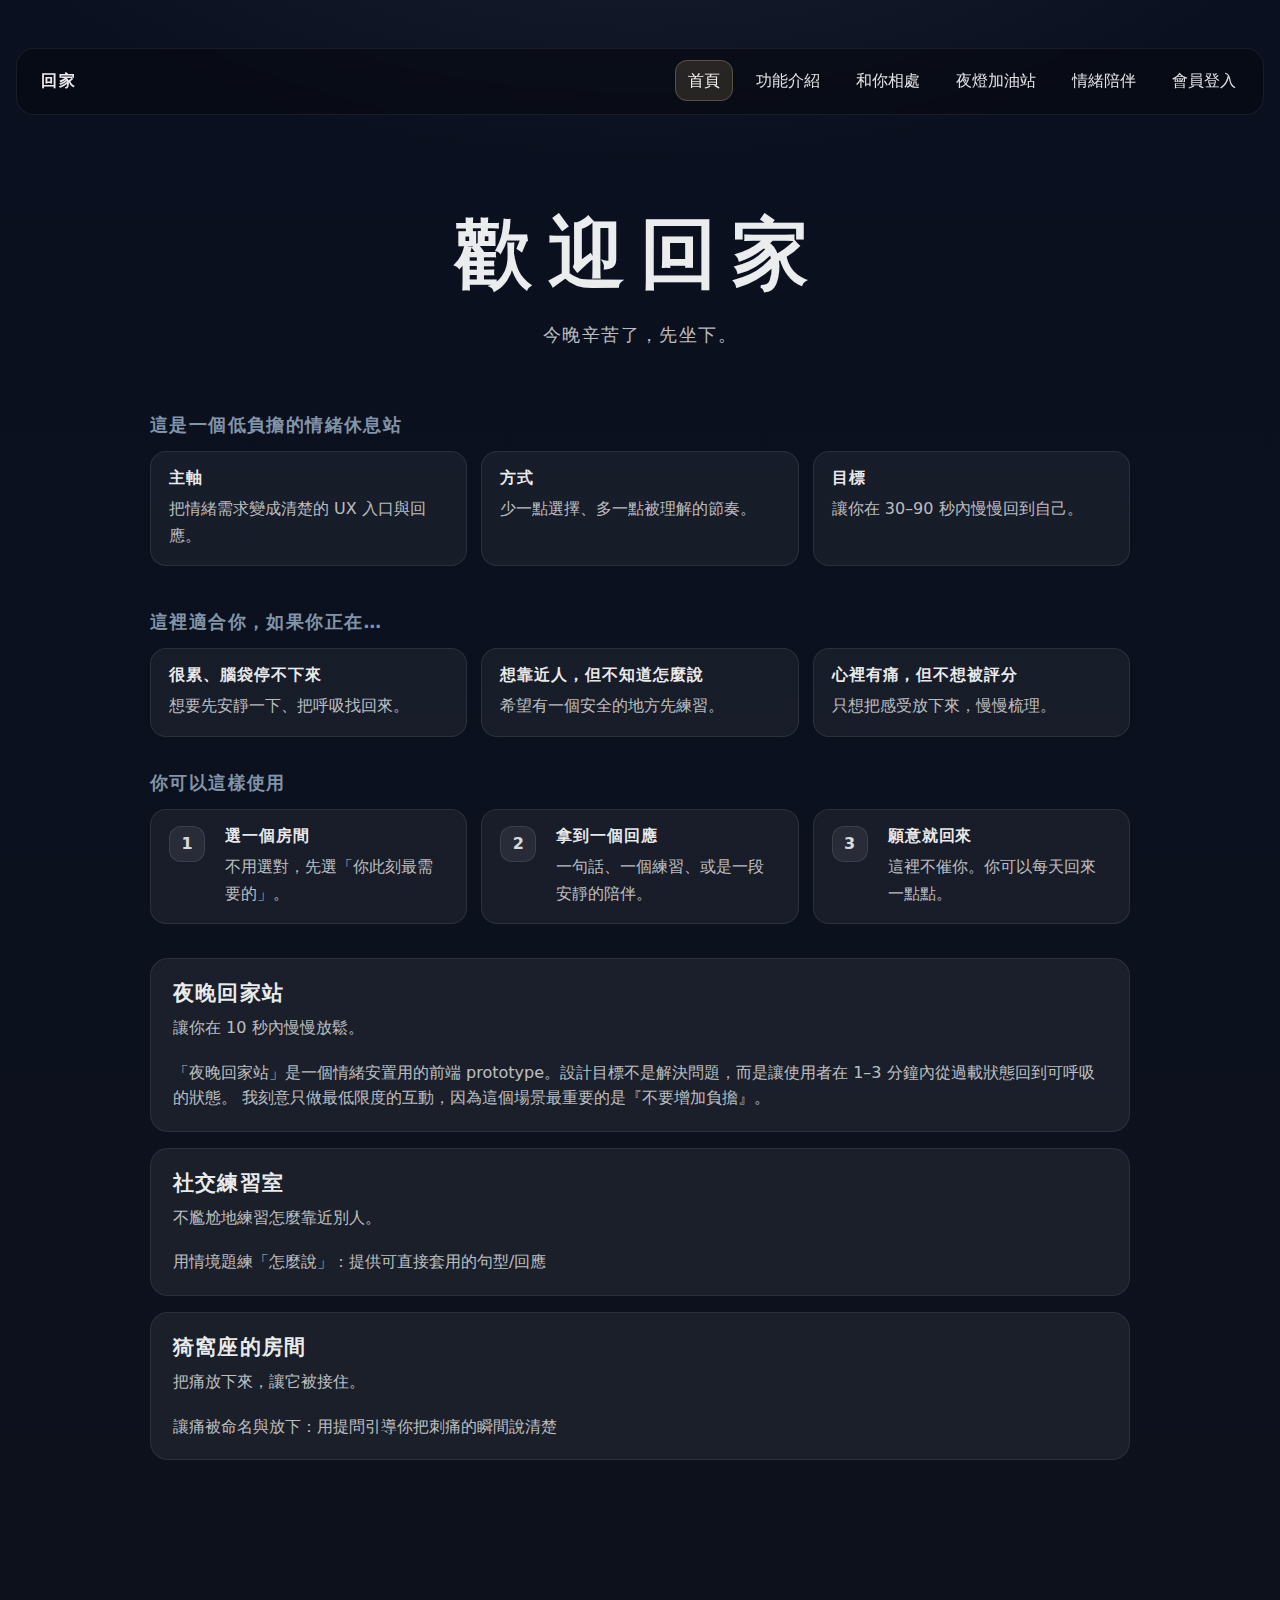
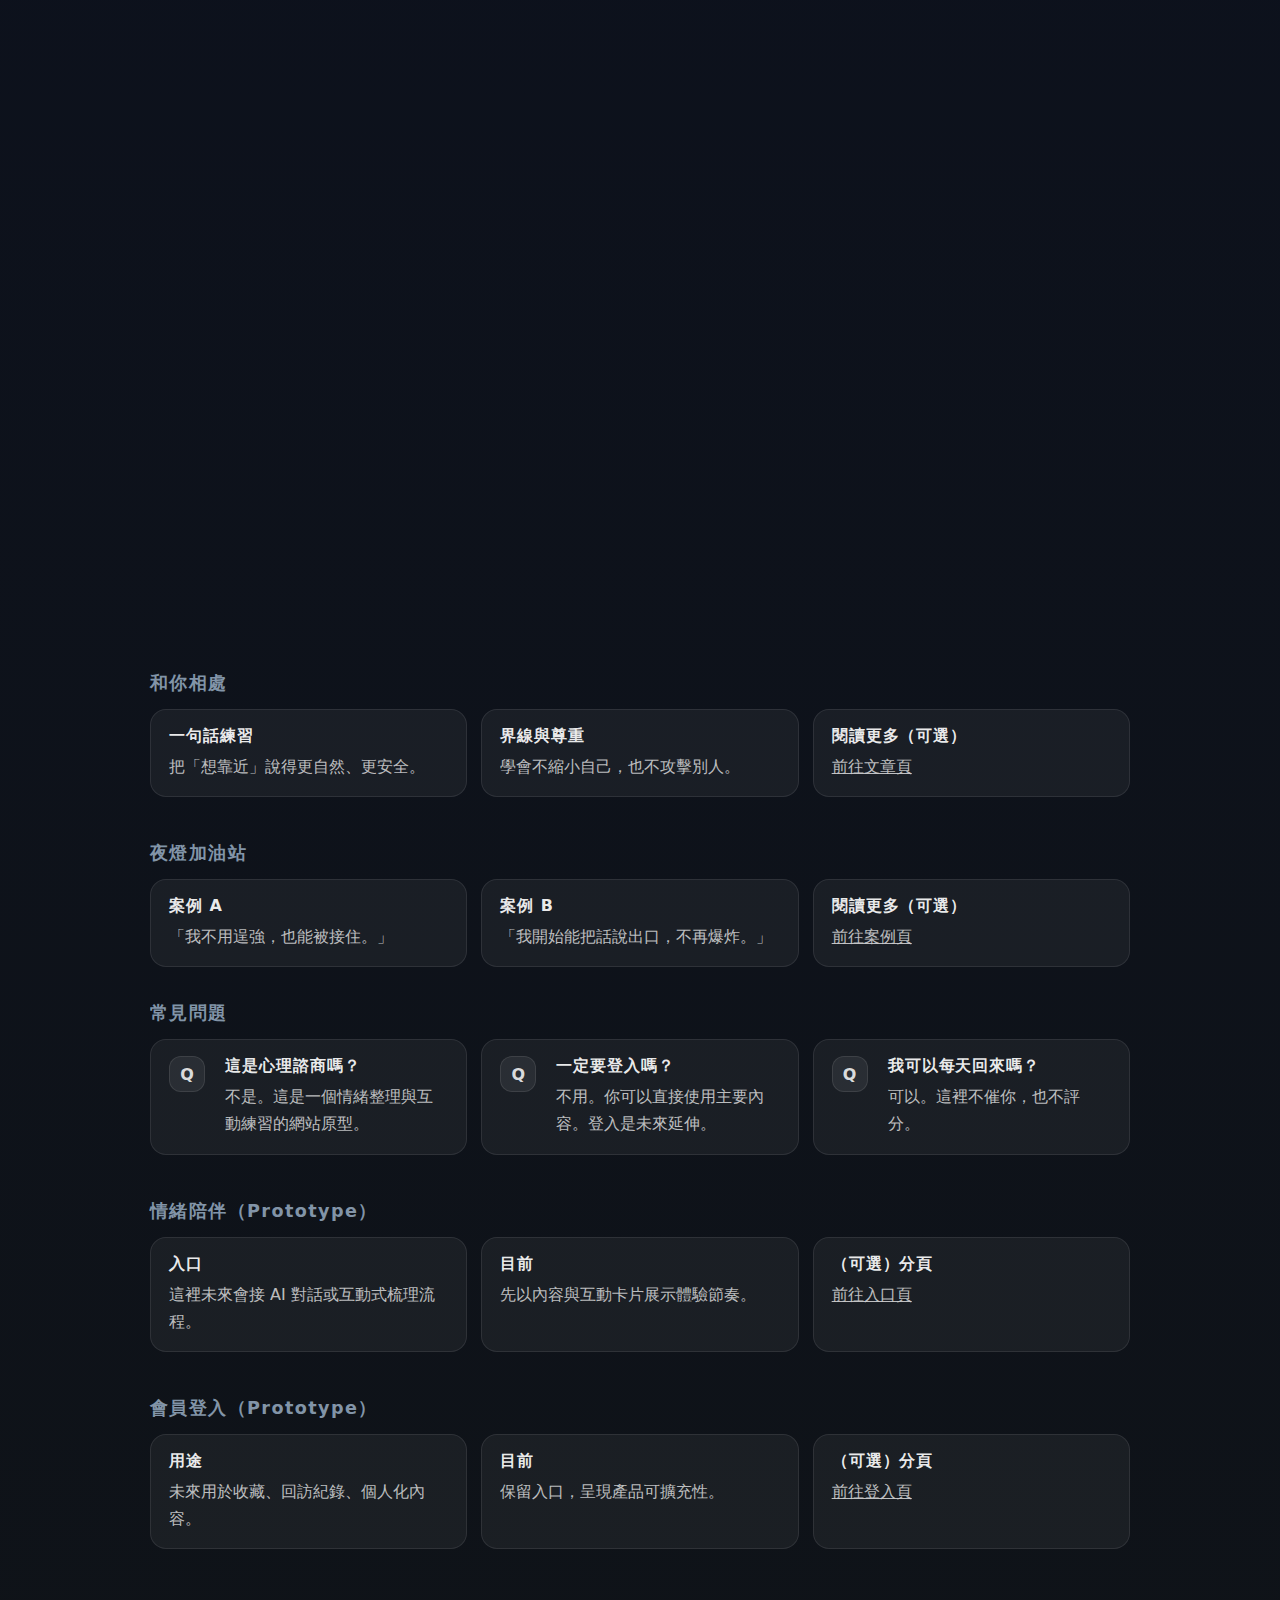
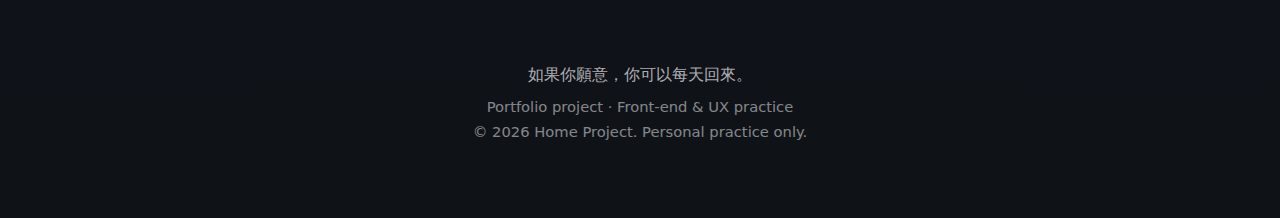
<file: index.html>
<!doctype html>
<html lang="zh-Hant">
  <head>
    <meta charset="UTF-8" />
    <meta name="viewport" content="width=device-width, initial-scale=1.0" />
    <title>歡迎回家</title>
    <link rel="stylesheet" href="test01.css" />
  </head>

  <body>
    <nav class="topnav" aria-label="主選單">
      <a class="brand" href="#top">回家</a>

      <ul class="navlist">
        <li><a href="#top" aria-current="page">首頁</a></li>

        <li class="has-submenu">
          <a href="#intro">功能介紹</a>
          <ul class="submenu" aria-label="功能介紹子選單">
            <li><a href="#who">網站服務對象</a></li>
            <li><a href="#how">網站導覽</a></li>
            <li><a href="#faq">常見問題</a></li>
          </ul>
        </li>

        <li><a href="#together">和你相處</a></li>
        <li><a href="#stories">夜燈加油站</a></li>
        <li><a class="cta" href="#companion">情緒陪伴</a></li>
        <li><a class="login" href="#login">會員登入</a></li>
      </ul>
    </nav>

    <main class="container">
      <!-- Hero -->
      <section class="hero" id="top">
        <h1 class="title">歡迎回家</h1>
        <p class="subtitle">今晚辛苦了，先坐下。</p>
      </section>

      <!-- Intro / Mission (精簡版) -->
      <section class="who" id="intro" aria-label="功能介紹">
        <h2 class="section-title">這是一個低負擔的情緒休息站</h2>
        <div class="who-grid">
          <div class="who-card">
            <p class="who-title">主軸</p>
            <p class="who-text">把情緒需求變成清楚的 UX 入口與回應。</p>
          </div>
          <div class="who-card">
            <p class="who-title">方式</p>
            <p class="who-text">少一點選擇、多一點被理解的節奏。</p>
          </div>
          <div class="who-card">
            <p class="who-title">目標</p>
            <p class="who-text">讓你在 30–90 秒內慢慢回到自己。</p>
          </div>
        </div>
      </section>

      <!-- Who -->
      <section class="who" id="who" aria-label="網站服務對象">
        <h2 class="section-title">這裡適合你，如果你正在…</h2>
        <div class="who-grid">
          <div class="who-card">
            <p class="who-title">很累、腦袋停不下來</p>
            <p class="who-text">想要先安靜一下、把呼吸找回來。</p>
          </div>

          <div class="who-card">
            <p class="who-title">想靠近人，但不知道怎麼說</p>
            <p class="who-text">希望有一個安全的地方先練習。</p>
          </div>

          <div class="who-card">
            <p class="who-title">心裡有痛，但不想被評分</p>
            <p class="who-text">只想把感受放下來，慢慢梳理。</p>
          </div>
        </div>
      </section>

      <!-- How -->
      <section class="how" id="how" aria-label="使用方式">
        <h2 class="section-title">你可以這樣使用</h2>

        <ol class="how-steps">
          <li class="how-step">
            <span class="step-num">1</span>
            <div class="step-body">
              <p class="step-title">選一個房間</p>
              <p class="step-text">不用選對，先選「你此刻最需要的」。</p>
            </div>
          </li>

          <li class="how-step">
            <span class="step-num">2</span>
            <div class="step-body">
              <p class="step-title">拿到一個回應</p>
              <p class="step-text">一句話、一個練習、或是一段安靜的陪伴。</p>
            </div>
          </li>

          <li class="how-step">
            <span class="step-num">3</span>
            <div class="step-body">
              <p class="step-title">願意就回來</p>
              <p class="step-text">這裡不催你。你可以每天回來一點點。</p>
            </div>
          </li>
        </ol>
      </section>

      <!-- Rooms -->
      <section class="cards" id="rooms" aria-label="今晚你想去哪裡">
        <a class="card" href="home-station.html">
          <h2>夜晚回家站</h2>
          <p>讓你在 10 秒內慢慢放鬆。</p>
          <br />
          <p>
            「夜晚回家站」是一個情緒安置用的前端
            prototype。設計目標不是解決問題，而是讓使用者在 1–3
            分鐘內從過載狀態回到可呼吸的狀態。
            我刻意只做最低限度的互動，因為這個場景最重要的是『不要增加負擔』。
          </p>
        </a>

        <a class="card" href="social-room.html">
          <h2>社交練習室</h2>
          <p>不尷尬地練習怎麼靠近別人。</p>
          <br />
          <p>用情境題練「怎麼說」：提供可直接套用的句型/回應</p>
        </a>

        <a class="card" href="akaza-room.html">
          <h2>猗窩座的房間</h2>
          <p>把痛放下來，讓它被接住。</p>
          <br />
          <p>讓痛被命名與放下：用提問引導你把刺痛的瞬間說清楚</p>
        </a>
      </section>

      <!-- Room: Home Station (one-page section preview) -->
      <section class="feature-cards" id="home-station" aria-label="夜晚回家站">
        <article class="feature-card reveal">
          <div class="feature-content">
            <h2 class="feature-title">夜晚回家站</h2>
            <p class="feature-text">你已經走到這裡了。先不用急著做任何事。</p>
            <p class="feature-text" style="opacity: 0.74">
              吸氣 —— 停一下 —— 吐氣 ——
            </p>
            <a class="feature-btn feature-btn--ghost" href="home-station.html"
              >（可選）進入完整頁</a
            >
          </div>
        </article>
      </section>

      <!-- Dynamic Feature Cards (your original two cards) -->
      <section class="feature-cards" id="calm" aria-label="溫柔提醒">
        <article class="feature-card reveal" id="calm-card">
          <div
            class="feature-media"
            role="img"
            aria-label="一位開懷笑著喝咖啡的人"
          ></div>
          <div class="feature-content">
            <h2 class="feature-title">這是一個你可以放鬆的地方</h2>
            <p class="feature-text">
              你不需要表現得很好。先慢慢呼吸，讓自己回到身體裡。
            </p>
            <button class="feature-btn" type="button" id="new-line-btn">
              再給我一句
            </button>
          </div>
        </article>

        <article
          class="feature-card feature-card--expandable reveal"
          id="space-card"
        >
          <div class="feature-content">
            <h2 class="feature-title">你的專屬梳理空間</h2>
            <p class="feature-text">
              這裡不是要你立刻變好，而是讓混亂可以被慢慢拆開。
            </p>

            <div class="feature-more" id="space-more" hidden>
              <p class="feature-text">
                你可以從一句話開始：<br />
                「我現在最卡住的是……」
              </p>
              <p class="feature-text">
                你也可以只先讀一段文字，明天再回來。這裡不催你。
              </p>
            </div>

            <button
              class="feature-btn feature-btn--ghost"
              type="button"
              id="toggle-space-btn"
              aria-expanded="false"
            >
              展開
            </button>
          </div>
        </article>
      </section>

      <!-- Together (preview) -->
      <section class="who" id="together" aria-label="和你相處">
        <h2 class="section-title">和你相處</h2>
        <div class="who-grid">
          <div class="who-card">
            <p class="who-title">一句話練習</p>
            <p class="who-text">把「想靠近」說得更自然、更安全。</p>
          </div>
          <div class="who-card">
            <p class="who-title">界線與尊重</p>
            <p class="who-text">學會不縮小自己，也不攻擊別人。</p>
          </div>
          <div class="who-card">
            <p class="who-title">閱讀更多（可選）</p>
            <p class="who-text">
              <a
                href="together.html"
                style="color: inherit; text-decoration: underline"
                >前往文章頁</a
              >
            </p>
          </div>
        </div>
      </section>

      <!-- Stories (preview) -->
      <section class="who" id="stories" aria-label="夜燈加油站">
        <h2 class="section-title">夜燈加油站</h2>
        <div class="who-grid">
          <div class="who-card">
            <p class="who-title">案例 A</p>
            <p class="who-text">「我不用逞強，也能被接住。」</p>
          </div>
          <div class="who-card">
            <p class="who-title">案例 B</p>
            <p class="who-text">「我開始能把話說出口，不再爆炸。」</p>
          </div>
          <div class="who-card">
            <p class="who-title">閱讀更多（可選）</p>
            <p class="who-text">
              <a
                href="stories.html"
                style="color: inherit; text-decoration: underline"
                >前往案例頁</a
              >
            </p>
          </div>
        </div>
      </section>

      <!-- FAQ -->
      <section class="how" id="faq" aria-label="常見問題">
        <h2 class="section-title">常見問題</h2>
        <ol class="how-steps">
          <li class="how-step">
            <span class="step-num">Q</span>
            <div class="step-body">
              <p class="step-title">這是心理諮商嗎？</p>
              <p class="step-text">
                不是。這是一個情緒整理與互動練習的網站原型。
              </p>
            </div>
          </li>
          <li class="how-step">
            <span class="step-num">Q</span>
            <div class="step-body">
              <p class="step-title">一定要登入嗎？</p>
              <p class="step-text">
                不用。你可以直接使用主要內容。登入是未來延伸。
              </p>
            </div>
          </li>
          <li class="how-step">
            <span class="step-num">Q</span>
            <div class="step-body">
              <p class="step-title">我可以每天回來嗎？</p>
              <p class="step-text">可以。這裡不催你，也不評分。</p>
            </div>
          </li>
        </ol>
      </section>

      <!-- Companion / Login placeholders -->
      <section class="who" id="companion" aria-label="情緒陪伴">
        <h2 class="section-title">情緒陪伴（Prototype）</h2>
        <div class="who-grid">
          <div class="who-card">
            <p class="who-title">入口</p>
            <p class="who-text">這裡未來會接 AI 對話或互動式梳理流程。</p>
          </div>
          <div class="who-card">
            <p class="who-title">目前</p>
            <p class="who-text">先以內容與互動卡片展示體驗節奏。</p>
          </div>
          <div class="who-card">
            <p class="who-title">（可選）分頁</p>
            <p class="who-text">
              <a
                href="companion.html"
                style="color: inherit; text-decoration: underline"
                >前往入口頁</a
              >
            </p>
          </div>
        </div>
      </section>

      <section class="who" id="login" aria-label="會員登入">
        <h2 class="section-title">會員登入（Prototype）</h2>
        <div class="who-grid">
          <div class="who-card">
            <p class="who-title">用途</p>
            <p class="who-text">未來用於收藏、回訪紀錄、個人化內容。</p>
          </div>
          <div class="who-card">
            <p class="who-title">目前</p>
            <p class="who-text">保留入口，呈現產品可擴充性。</p>
          </div>
          <div class="who-card">
            <p class="who-title">（可選）分頁</p>
            <p class="who-text">
              <a
                href="login.html"
                style="color: inherit; text-decoration: underline"
                >前往登入頁</a
              >
            </p>
          </div>
        </div>
      </section>

      <!-- Footer -->
      <footer class="footer">
        <p class="footer-line">如果你願意，你可以每天回來。</p>
        <p class="footer-meta">Portfolio project · Front-end & UX practice</p>
        <p class="footer-meta">© 2026 Home Project. Personal practice only.</p>
      </footer>
    </main>

    <script src="test01.js"></script>
  </body>
</html>
</file>
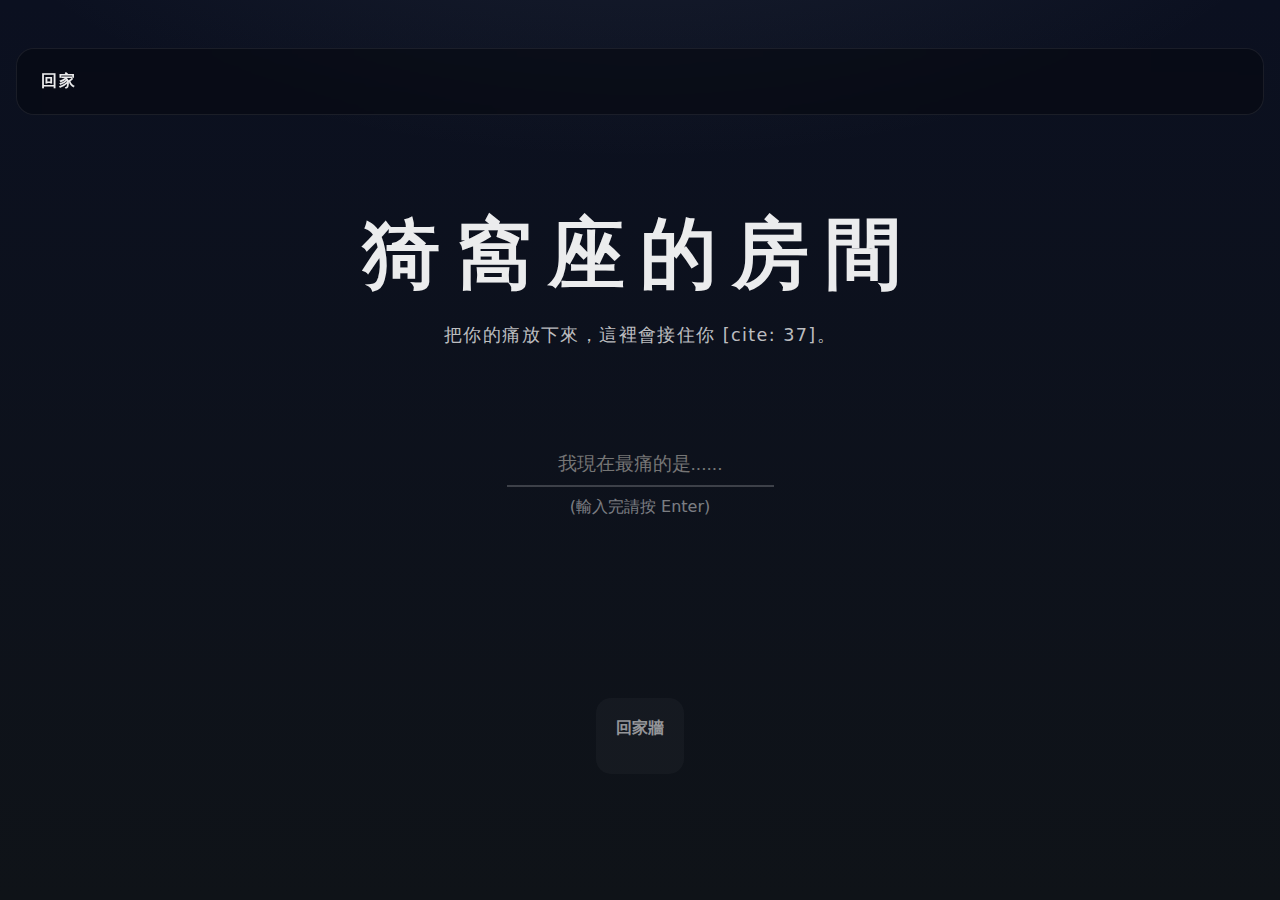
<file: akaza-room.html>
<!doctype html>
<html lang="zh-Hant">
  <head>
    <meta charset="UTF-8" />
    <meta name="viewport" content="width=device-width, initial-scale=1.0" />
    <title>猗窩座的房間</title>
    <link rel="stylesheet" href="test01.css" />
    <style>
      .room-container {
        max-width: 600px;
        text-align: center;
      }
      .input-area {
        margin: 40px 0;
      }
      #pain-input {
        width: 100%;
        background: transparent;
        border: none;
        border-bottom: 2px solid rgba(255, 255, 255, 0.2);
        color: white;
        font-size: 1.2rem;
        padding: 10px;
        text-align: center;
        outline: none;
        transition: border-color 0.3s;
      }
      #pain-input:focus {
        border-color: var(--accent-warm);
      }
      .response-area {
        min-height: 100px;
        margin-bottom: 40px;
      }
      #character-reply {
        font-size: 1.3rem;
        color: var(--accent-warm);
        letter-spacing: 0.1em;
      }
      .history-wall {
        text-align: left;
        background: rgba(255, 255, 255, 0.03);
        padding: 20px;
        border-radius: 15px;
      }
      .history-item {
        border-bottom: 1px solid rgba(255, 255, 255, 0.05);
        padding: 10px 0;
        opacity: 0.8;
      }
    </style>
  </head>
  <body>
    <nav class="topnav"><a class="brand" href="index.html">回家</a></nav>
    <main class="container room-container">
      <section class="hero">
        <h1 class="title">猗窩座的房間</h1>
        <p class="subtitle">把你的痛放下來，這裡會接住你 [cite: 37]。</p>
      </section>

      <div class="input-area">
        <input
          type="text"
          id="pain-input"
          placeholder="我現在最痛的是......"
          autocomplete="off"
        />
        <p style="margin-top: 10px; opacity: 0.5">(輸入完請按 Enter)</p>
      </div>

      <div class="response-area">
        <p id="character-reply"></p>
      </div>

      <div class="history-wall" id="history-wall">
        <h3 style="margin-bottom: 15px; font-size: 1rem; opacity: 0.6">
          回家牆
        </h3>
        <div id="history-list"></div>
      </div>
    </main>
    <script src="akaza-room.js"></script>
  </body>
</html>
</file>
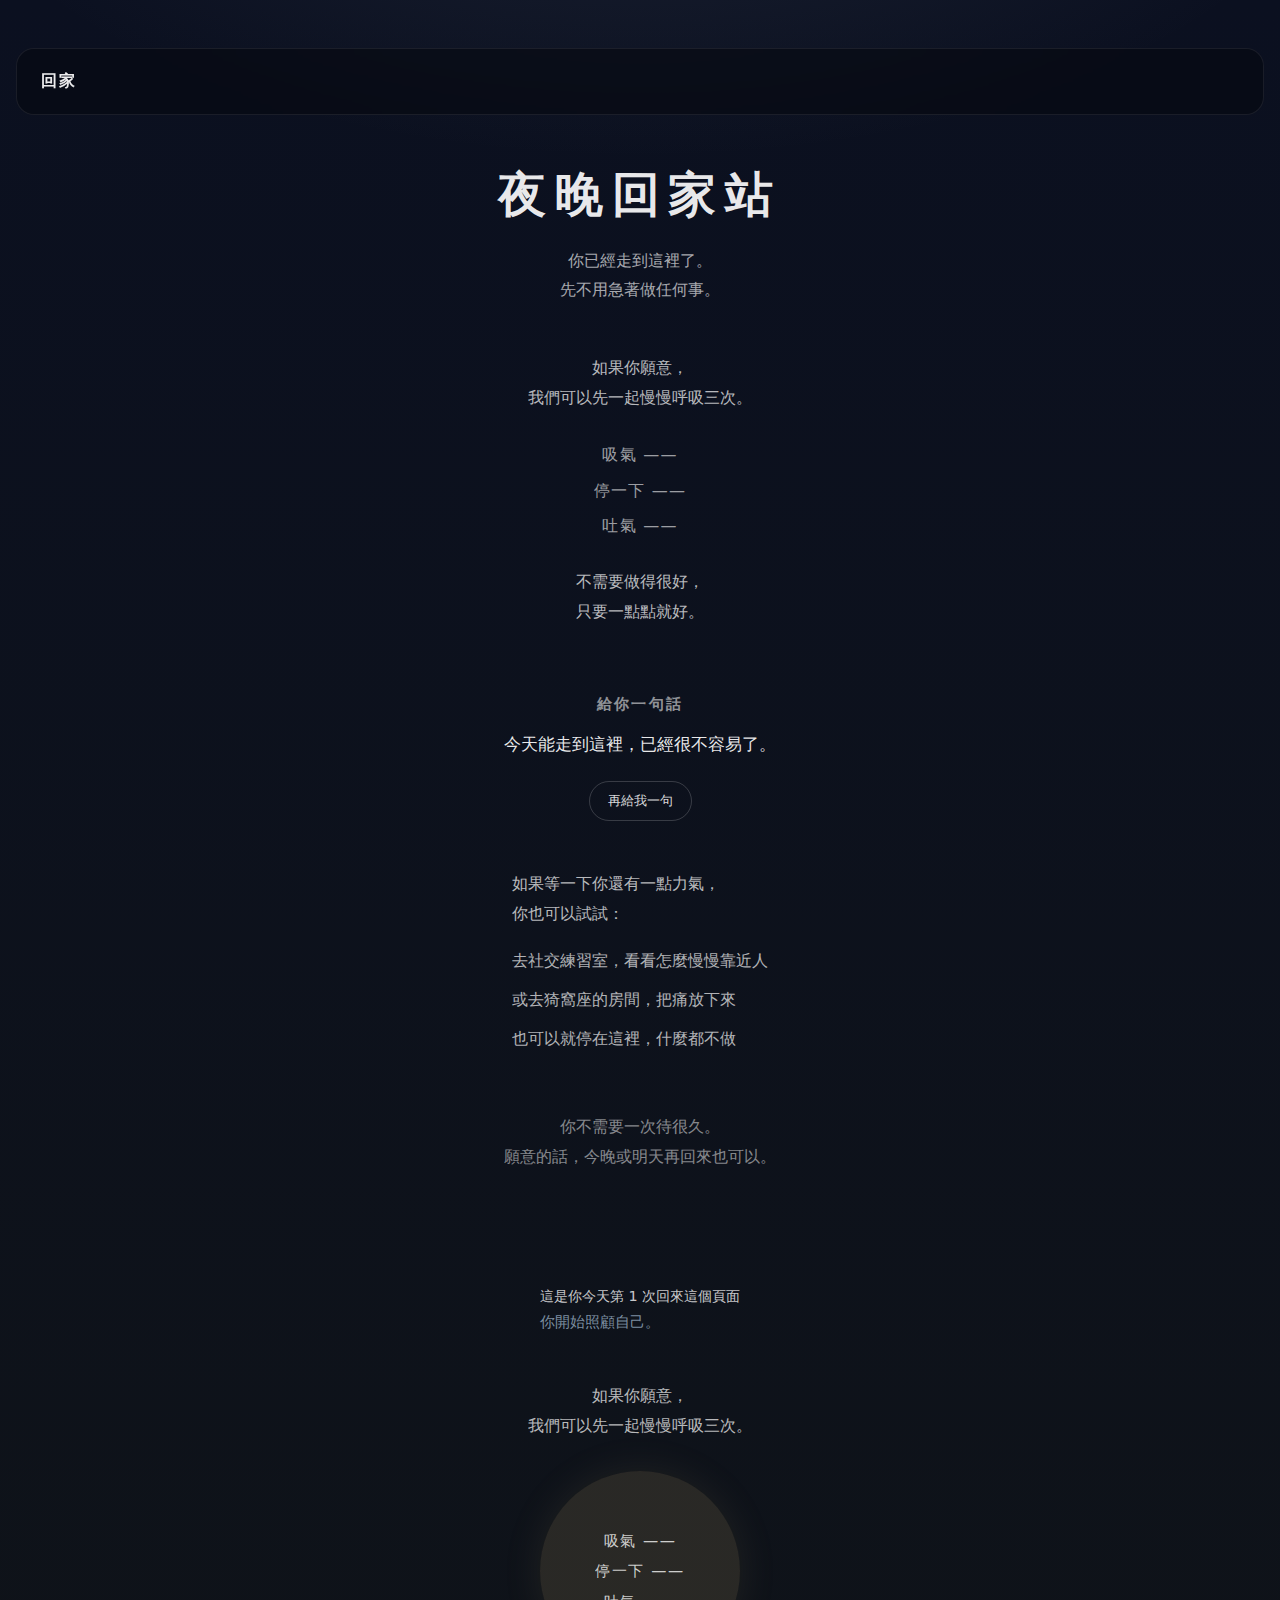
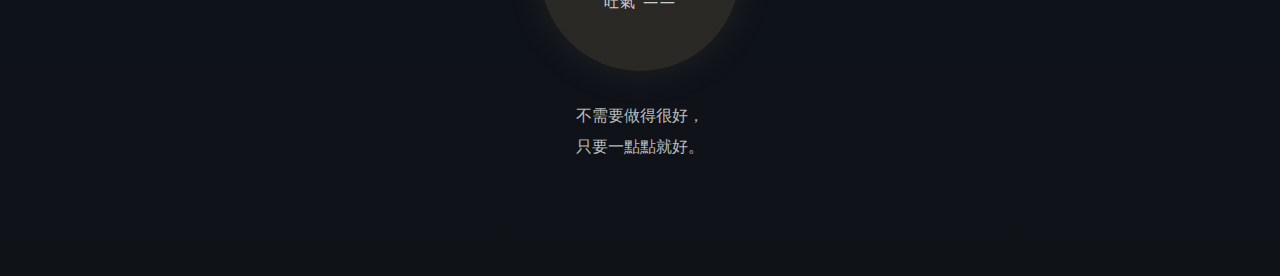
<file: home-station.html>
<!doctype html>
<html lang="zh-Hant">
  <head>
    <meta charset="UTF-8" />
    <meta name="viewport" content="width=device-width, initial-scale=1.0" />
    <title>夜晚回家站</title>
    <link rel="stylesheet" href="test01.css" />
    <link rel="stylesheet" href="home-station.css" />
  </head>

  <body>
    <nav class="topnav" aria-label="主選單">
      <a class="brand" href="index.html">回家</a>
    </nav>

    <main class="container home-station">
      <!-- Section 1: Quiet Welcome -->
      <section class="hs-welcome">
        <h1 class="hs-title">夜晚回家站</h1>
        <p class="hs-subtitle">
          你已經走到這裡了。<br />
          先不用急著做任何事。
        </p>
      </section>

      <!-- Section 2: Grounding -->
      <section class="hs-grounding">
        <p class="hs-text">
          如果你願意，<br />
          我們可以先一起慢慢呼吸三次。
        </p>

        <p class="hs-breath">
          吸氣 ——<br />
          停一下 ——<br />
          吐氣 ——
        </p>

        <p class="hs-text">
          不需要做得很好，<br />
          只要一點點就好。
        </p>
      </section>

      <!-- Section 3: One Gentle Line -->
      <section class="hs-line">
        <h2 class="hs-section-title">給你一句話</h2>

        <p class="hs-line-text" id="hs-line-text">
          今天能走到這裡，已經很不容易了。
        </p>

        <button class="hs-btn" id="hs-new-line-btn" type="button">
          再給我一句
        </button>
      </section>

      <!-- Section 4: Gentle Directions -->
      <section class="hs-next">
        <p class="hs-text">
          如果等一下你還有一點力氣，<br />
          你也可以試試：
        </p>

        <ul class="hs-options">
          <li>去社交練習室，看看怎麼慢慢靠近人</li>
          <li>或去猗窩座的房間，把痛放下來</li>
          <li>也可以就停在這裡，什麼都不做</li>
        </ul>
      </section>

      <!-- Section 5: Closing -->
      <section class="hs-close">
        <p class="hs-text">
          你不需要一次待很久。<br />
          願意的話，今晚或明天再回來也可以。
        </p>
      </section>

      <section class="hs-visit" aria-live="polite">
        <p class="hs-visit-count" id="visit-count"></p>
        <p class="hs-visit-message" id="visit-message"></p>
      </section>

      <section class="hs-grounding">
        <p class="hs-text">
          如果你願意，<br />
          我們可以先一起慢慢呼吸三次。
        </p>

        <div class="breath-container">
          <div class="breath-circle"></div>
          <p class="hs-breath-text">
            吸氣 ——<br />
            停一下 ——<br />
            吐氣 ——
          </p>
        </div>

        <p class="hs-text">
          不需要做得很好，<br />
          只要一點點就好。
        </p>
      </section>
    </main>

    <script>
      // Simple random line (Home Station only)
      const lines = [
        "今天能走到這裡，已經很不容易了。",
        "你不需要證明什麼，才能休息。",
        "慢一點沒有關係，你沒有落後。",
        "就算現在很亂，你也沒有做錯什麼。",
        "你可以先在這裡，什麼都不用想。",
      ];

      const btn = document.getElementById("hs-new-line-btn");
      const text = document.getElementById("hs-line-text");

      if (btn && text) {
        btn.addEventListener("click", () => {
          const pick = lines[Math.floor(Math.random() * lines.length)];
          text.textContent = pick;
        });
      }
    </script>
    <script src="home-station.js"></script>
  </body>
</html>
</file>
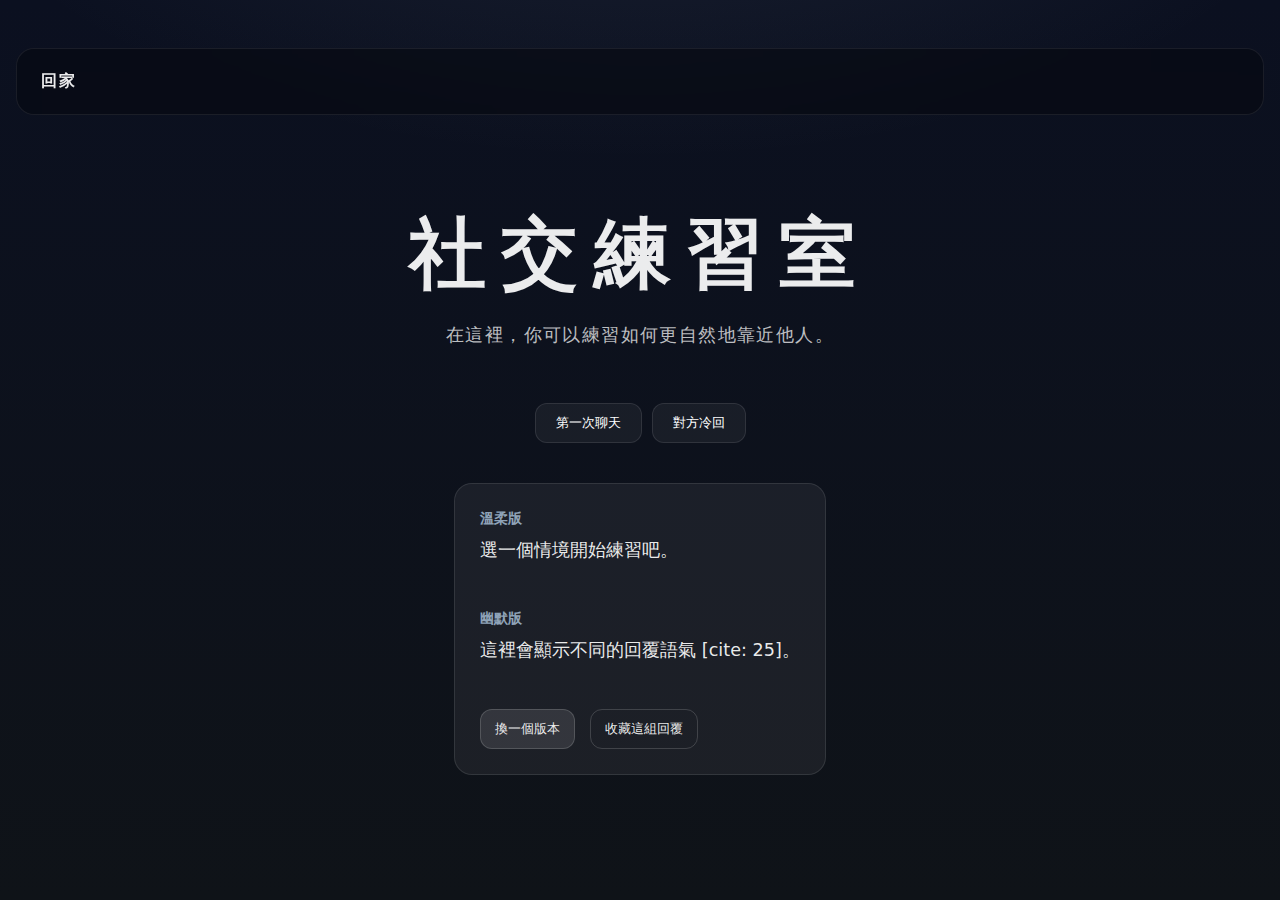
<file: social-room.html>
<!doctype html>
<html lang="zh-Hant">
  <head>
    <meta charset="UTF-8" />
    <meta name="viewport" content="width=device-width, initial-scale=1.0" />
    <title>社交練習室</title>
    <link rel="stylesheet" href="test01.css" />
    <style>
      .social-practice {
        max-width: 800px;
      }
      .context-tabs {
        display: flex;
        gap: 10px;
        margin-bottom: 20px;
        flex-wrap: wrap;
      }
      .tab-btn {
        padding: 10px 20px;
        border-radius: 12px;
        cursor: pointer;
        background: rgba(255, 255, 255, 0.05);
        border: 1px solid rgba(255, 255, 255, 0.1);
        color: white;
      }
      .tab-btn.active {
        background: var(--accent-warm);
        border-color: var(--accent-warm);
      }
      .reply-card {
        background: rgba(255, 255, 255, 0.06);
        border-radius: 18px;
        padding: 25px;
        border: 1px solid rgba(255, 255, 255, 0.1);
        margin-top: 20px;
      }
      .style-label {
        color: var(--accent-main);
        font-weight: 700;
        margin-bottom: 8px;
        font-size: 0.9rem;
      }
      .reply-content {
        font-size: 1.1rem;
        line-height: 1.6;
        margin-bottom: 20px;
        min-height: 3em;
      }
      .action-group {
        display: flex;
        gap: 15px;
      }
    </style>
  </head>
  <body>
    <nav class="topnav"><a class="brand" href="index.html">回家</a></nav>
    <main class="container social-practice">
      <section class="hero">
        <h1 class="title">社交練習室</h1>
        <p class="subtitle">在這裡，你可以練習如何更自然地靠近他人。</p>
      </section>

      <div class="context-tabs" id="context-tabs"></div>

      <div class="reply-card">
        <div id="reply-container">
          <div class="style-group">
            <p class="style-label">溫柔版</p>
            <p class="reply-content" id="gentle-text">選一個情境開始練習吧。</p>
          </div>
          <div class="style-group">
            <p class="style-label">幽默版</p>
            <p class="reply-content" id="humorous-text">
              這裡會顯示不同的回覆語氣 [cite: 25]。
            </p>
          </div>
        </div>
        <div class="action-group">
          <button class="feature-btn" id="refresh-btn">換一個版本</button>
          <button class="feature-btn feature-btn--ghost" id="save-btn">
            收藏這組回覆
          </button>
        </div>
      </div>
    </main>
    <script src="social-room.js"></script>
  </body>
</html>
</file>
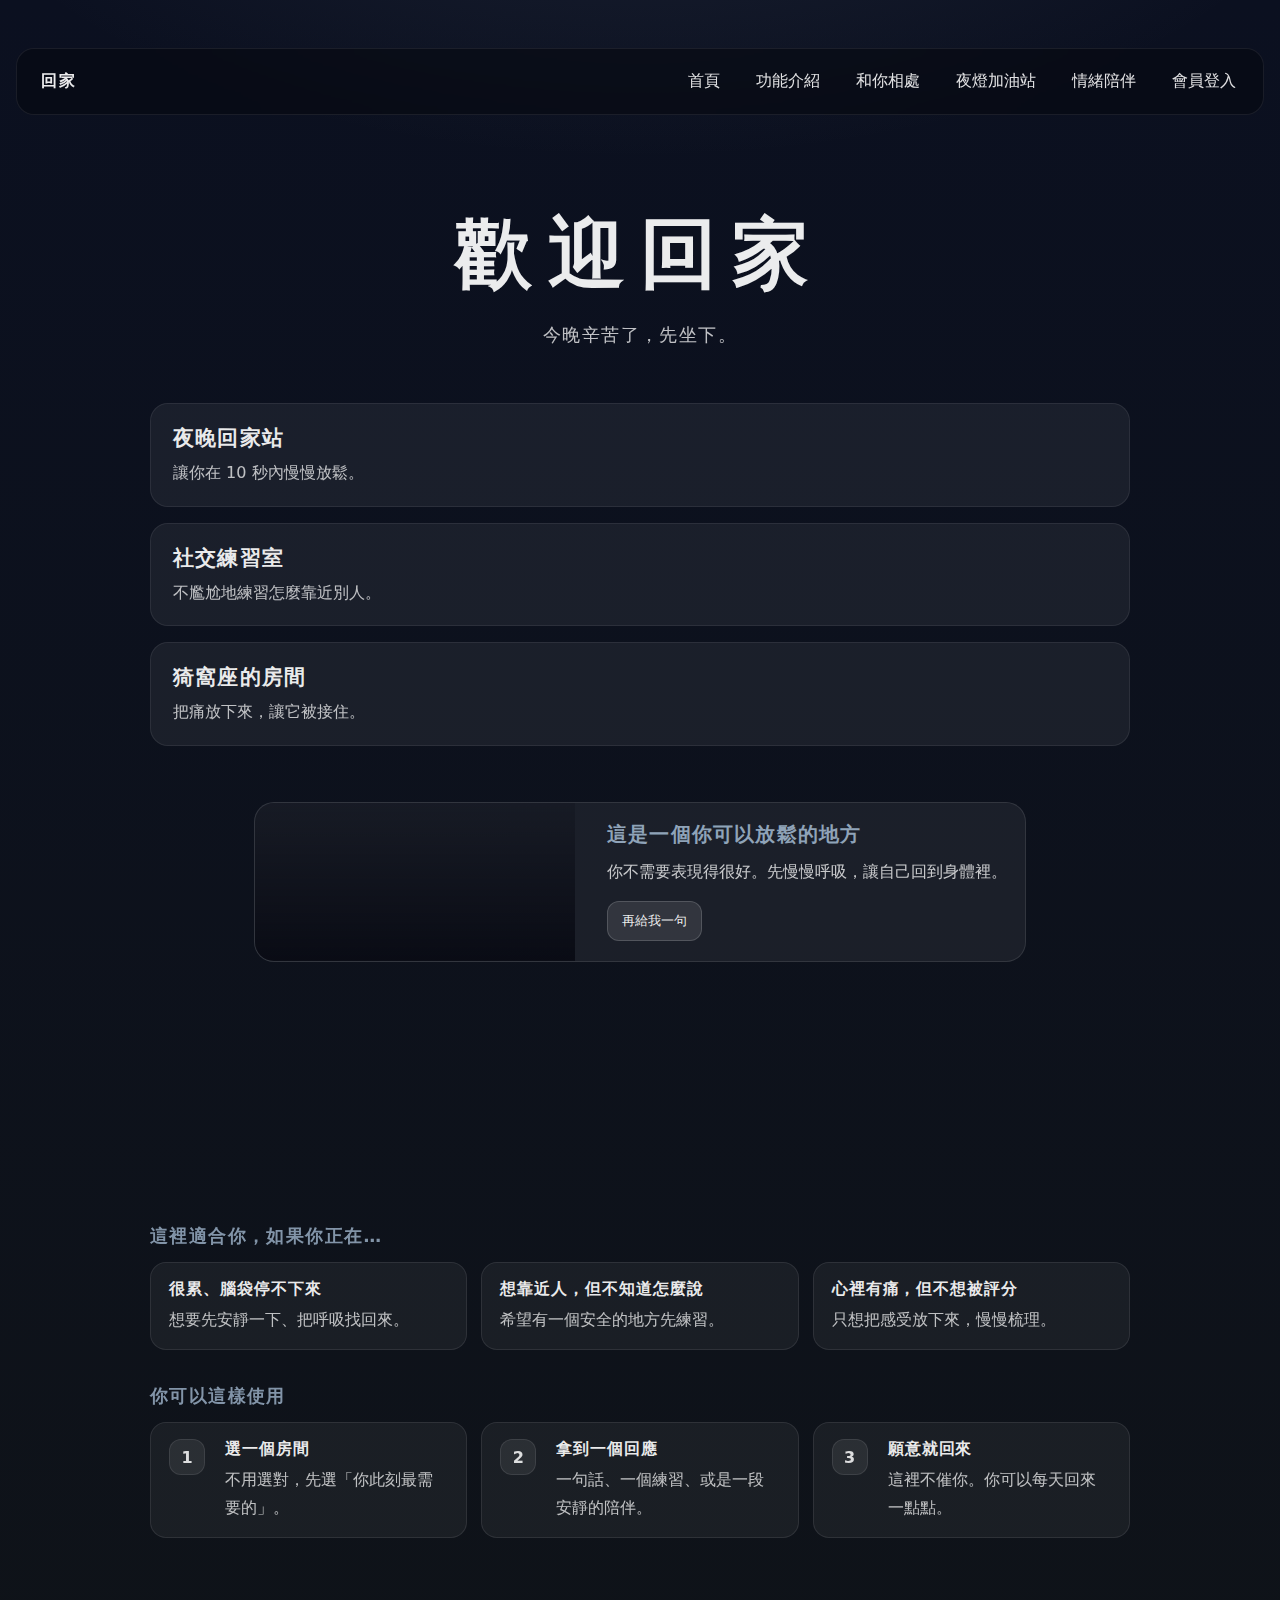
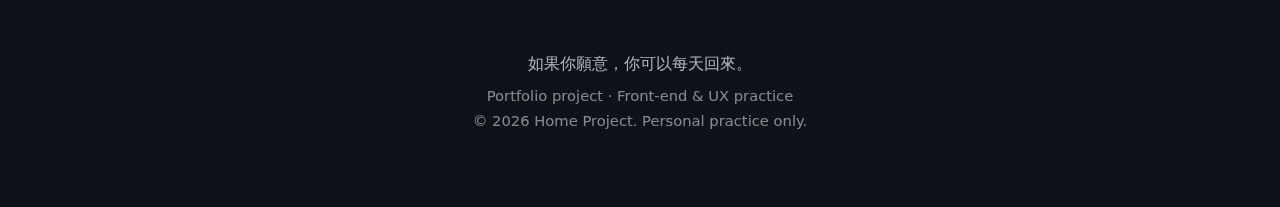
<file: test01.html>
<!DOCTYPE html>
<html lang="zh-Hant">
<head>
  <meta charset="UTF-8" />
  <meta name="viewport" content="width=device-width, initial-scale=1.0" />
  <title>歡迎回家</title>
  <link rel="stylesheet" href="test01.css" />


</head>
<body>

<nav class="topnav" aria-label="主選單">
  <a class="brand" href="test01.html">回家</a>

  <ul class="navlist">
    <li><a href="test01.html" aria-current="page">首頁</a></li>

    <li class="has-submenu">
      <a href="about.html">功能介紹</a>
      <ul class="submenu" aria-label="功能介紹子選單">
        <li><a href="about.html#who">網站服務對象</a></li>
        <li><a href="about.html#how">網站導覽</a></li>
        <li><a href="about.html#faq">常見問題</a></li>
      </ul>
    </li>

    <li><a href="together.html">和你相處</a></li>
    <li><a href="stories.html">夜燈加油站</a></li>
    <li><a class="cta" href="companion.html">情緒陪伴</a></li>
    <li><a class="login" href="login.html">會員登入</a></li>
  </ul>
</nav>

  <main class="container">

    <section class="hero">
      <h1 class="title">歡迎回家</h1>
      <p class="subtitle">今晚辛苦了，先坐下。</p>
    </section>

    <section class="cards">
      <a class="card" href="home-station.html">
        <h2>夜晚回家站</h2>
        <p>讓你在 10 秒內慢慢放鬆。</p>
      </a>

      <a class="card" href="social-room.html">
        <h2>社交練習室</h2>
        <p>不尷尬地練習怎麼靠近別人。</p>
      </a>

      <a class="card" href="akaza-room.html">
        <h2>猗窩座的房間</h2>
        <p>把痛放下來，讓它被接住。</p>
      </a>
    </section>

    <section class="feature-cards" aria-label="溫柔提醒">
  <!-- 動態圖卡 1：可放鬆 -->
    <article class="feature-card reveal" id="calm-card">
    <div class="feature-media" role="img" aria-label="一位開懷笑著喝咖啡的人"></div>
    <div class="feature-content">
      <h2 class="feature-title">這是一個你可以放鬆的地方</h2>
      <p class="feature-text">
        你不需要表現得很好。先慢慢呼吸，讓自己回到身體裡。
      </p>
      <button class="feature-btn" type="button" id="new-line-btn">
        再給我一句
      </button>
    </div>
    </article>

  <!-- 動態圖卡 2：專屬梳理空間（可展開） -->
    <article class="feature-card feature-card--expandable reveal" id="space-card">
    <div class="feature-content">
      <h2 class="feature-title">你的專屬梳理空間</h2>
      <p class="feature-text">
        這裡不是要你立刻變好，而是讓混亂可以被慢慢拆開。
      </p>

      <div class="feature-more" id="space-more" hidden>
        <p class="feature-text">
          你可以從一句話開始：<br />
          「我現在最卡住的是……」
        </p>
        <p class="feature-text">
          你也可以只先讀一段文字，明天再回來。這裡不催你。
        </p>
      </div>

      <button class="feature-btn feature-btn--ghost" type="button" id="toggle-space-btn" aria-expanded="false">
        展開
      </button>
    </div>
    </article>
  </section>
  <section class="who" aria-label="網站服務對象">
  <h2 class="section-title">這裡適合你，如果你正在…</h2>
  <div class="who-grid">
    <div class="who-card">
      <p class="who-title">很累、腦袋停不下來</p>
      <p class="who-text">想要先安靜一下、把呼吸找回來。</p>
    </div>

    <div class="who-card">
      <p class="who-title">想靠近人，但不知道怎麼說</p>
      <p class="who-text">希望有一個安全的地方先練習。</p>
    </div>

    <div class="who-card">
      <p class="who-title">心裡有痛，但不想被評分</p>
      <p class="who-text">只想把感受放下來，慢慢梳理。</p>
    </div>
  </div>
  </section>

  <section class="how" aria-label="使用方式">
  <h2 class="section-title">你可以這樣使用</h2>

  <ol class="how-steps">
    <li class="how-step">
      <span class="step-num">1</span>
      <div class="step-body">
        <p class="step-title">選一個房間</p>
        <p class="step-text">不用選對，先選「你此刻最需要的」。</p>
      </div>
    </li>

    <li class="how-step">
      <span class="step-num">2</span>
      <div class="step-body">
        <p class="step-title">拿到一個回應</p>
        <p class="step-text">一句話、一個練習、或是一段安靜的陪伴。</p>
      </div>
    </li>

    <li class="how-step">
      <span class="step-num">3</span>
      <div class="step-body">
        <p class="step-title">願意就回來</p>
        <p class="step-text">這裡不催你。你可以每天回來一點點。</p>
      </div>
    </li>
  </ol>
</section>


  <footer class="footer">
  <p class="footer-line">如果你願意，你可以每天回來。</p>
  <p class="footer-meta">Portfolio project · Front-end & UX practice</p>
  <p class="footer-meta">© 2026 Home Project. Personal practice only.</p>
</footer>

  </main>




<script src="test01.js"></script>
</body>
</html>
</file>
<file: test01.css>
:root {
  --bg-soft: #0f1318;
  --accent-main: #8fa3b8;
  --accent-warm: #c9a66b;
}

* {
  margin: 0;
  padding: 0;
  box-sizing: border-box;
}

body {
  font-family:
    "Noto Sans TC",
    system-ui,
    -apple-system,
    sans-serif;
  color: rgba(255, 255, 255, 0.92);
  min-height: 100vh;
  padding: 48px 16px;

  /* 背景：上層柔光 + 下層夜色 */
  background:
    radial-gradient(
      1200px 600px at 50% -200px,
      rgba(143, 163, 184, 0.12),
      transparent 60%
    ),
    linear-gradient(180deg, #0b1020 0%, var(--bg-soft) 100%);
}

.container {
  width: min(1100px, 100%);
  margin: 0 auto;
  display: flex;
  flex-direction: column;
  align-items: center;
}

.hero {
  text-align: center;
  margin-top: 72px;
  margin-bottom: 56px;
}

.title {
  font-size: clamp(3rem, 6vw, 5rem);
  letter-spacing: 0.2em;
  font-weight: 700;
  margin-bottom: 16px;
}

.subtitle {
  font-size: 1.1rem;
  opacity: 0.8;
  letter-spacing: 0.08em;
}

.card {
  display: block;
  padding: 20px 22px;
  border-radius: 18px;
  background: rgba(255, 255, 255, 0.06);
  border: 1px solid rgba(255, 255, 255, 0.08);
  text-decoration: none;
  color: inherit;
  transition:
    transform 0.2s ease,
    background 0.2s ease;
}

.card h2 {
  font-size: 1.3rem;
  margin-bottom: 8px;
  letter-spacing: 0.06em;
}

.card p {
  opacity: 0.78;
  line-height: 1.6;
}

.card:hover {
  transform: translateY(-3px);
  background: rgba(255, 255, 255, 0.09);
}

/* 桌面版：三欄 */
@media (min-width: 900px) {
  .cards {
    grid-template-columns: repeat(3, 1fr);
  }
}

/* Top Navigation */
.topnav {
  position: sticky;
  top: 0;
  z-index: 50;
  display: flex;
  align-items: center;
  justify-content: space-between;
  gap: 16px;
  padding: 14px 14px;
  margin-bottom: 16px;

  background: rgba(5, 7, 15, 0.55);
  border: 1px solid rgba(255, 255, 255, 0.08);
  border-radius: 18px;
  backdrop-filter: blur(10px);
}

.brand {
  text-decoration: none;
  color: rgba(255, 255, 255, 0.92);
  letter-spacing: 0.14em;
  font-weight: 700;
  padding: 8px 10px;
  border-radius: 12px;
}

.navlist {
  list-style: none;
  display: flex;
  align-items: center;
  gap: 10px;
}

.navlist a {
  text-decoration: none;
  color: rgba(255, 255, 255, 0.88);
  padding: 10px 12px;
  border-radius: 12px;
  border: 1px solid transparent;
  transition:
    background 0.2s ease,
    border 0.2s ease,
    transform 0.2s ease;
}

.navlist a:hover {
  background: rgba(255, 255, 255, 0.07);
  border-color: rgba(255, 255, 255, 0.1);
}

/* .navlist a[aria-current="page"]{
  background: rgba(255,255,255,0.09);
  border-color: rgba(255,255,255,0.12);
} */

/* CTA button */
/* .navlist .cta{
  background: rgba(255,255,255,0.10);
  border-color: rgba(255,255,255,0.14);
} */

.navlist .cta:hover {
  transform: translateY(-1px);
}

/* Dropdown */
.has-submenu {
  position: relative;
}
.submenu {
  list-style: none;
  position: absolute;
  left: 0;
  top: calc(100% + 8px);
  min-width: 180px;
  padding: 8px;
  border-radius: 16px;
  background: rgba(5, 7, 15, 0.92);
  border: 1px solid rgba(255, 255, 255, 0.1);
  display: none;
}

.has-submenu:hover .submenu {
  display: block;
}

.submenu a {
  display: block;
  padding: 10px 12px;
  border-radius: 12px;
}

/* Mobile wrap */
@media (max-width: 720px) {
  .topnav {
    flex-direction: column;
    align-items: stretch;
  }
  .navlist {
    flex-wrap: wrap;
    justify-content: center;
  }
  .has-submenu:hover .submenu {
    position: static;
    display: block;
    margin-top: 8px;
  }
}

.feature-card {
  display: grid;
  grid-template-columns: 1fr;
  gap: 14px;
  border-radius: 18px;
  background: rgba(255, 255, 255, 0.06);
  border: 1px solid rgba(255, 255, 255, 0.1);
  overflow: hidden;
  transform: translateY(10px);
  opacity: 0;
  transition:
    opacity 600ms ease,
    transform 600ms ease,
    background 200ms ease;
}

.feature-card.is-visible {
  transform: translateY(0);
  opacity: 1;
}

.feature-card:hover {
  background: rgba(255, 255, 255, 0.08);
}

.feature-media {
  min-height: 180px;
  background-size: cover;
  background-position: center;
  filter: saturate(1.05) contrast(1.05);
  /* 你可以換成自己的圖（務必使用可用授權圖片） */
  background-image:
    linear-gradient(180deg, rgba(5, 7, 15, 0.15), rgba(5, 7, 15, 0.65)),
    url("https://images.unsplash.com/photo-1520975916090-3105956dac38?auto=format&fit=crop&w=1400&q=80");
}

.feature-content {
  padding: 18px 18px 20px;
}

.feature-title {
  font-size: 1.25rem;
  letter-spacing: 0.06em;
  margin-bottom: 10px;
}

.feature-text {
  opacity: 0.82;
  line-height: 1.8;
  margin-bottom: 14px;
}

.feature-btn {
  appearance: none;
  border: 1px solid rgba(255, 255, 255, 0.16);
  background: rgba(255, 255, 255, 0.1);
  color: rgba(255, 255, 255, 0.92);
  padding: 10px 14px;
  border-radius: 12px;
  cursor: pointer;
  transition:
    transform 200ms ease,
    background 200ms ease,
    border 200ms ease;
}

.feature-btn:hover {
  transform: translateY(-1px);
  background: rgba(255, 255, 255, 0.13);
  border-color: rgba(255, 255, 255, 0.22);
}

.feature-btn--ghost {
  background: transparent;
}

/* Expandable card */
.feature-card--expandable .feature-more {
  margin-top: 4px;
}

/* Desktop: media left, text right */
@media (min-width: 900px) {
  .feature-card {
    grid-template-columns: 320px 1fr;
    align-items: stretch;
  }
  .feature-media {
    min-height: 100%;
  }
}

/* Footer polish */
.footer {
  width: 100%;
  max-width: 980px;
  margin-top: 64px;
  padding: 18px 0 26px;
  text-align: center;
  opacity: 0.9;
}

.footer-line {
  opacity: 0.8;
  margin-bottom: 8px;
}

.footer-meta {
  font-size: 0.92rem;
  opacity: 0.6;
  line-height: 1.7;
}

/* ===== spacing between sections ===== */

/* 三張功能卡 跟 後面內容拉開 */
.cards {
  width: 100%;
  max-width: 980px;
  margin-bottom: 56px;
  display: grid;
  grid-template-columns: 1fr;
  gap: 16px;
}

/* 兩張動態圖卡本身再鬆一點 */
.feature-cards {
  margin: 0 0 64px; /* ← 上方不再貼 cards，下方也更有呼吸 */
  gap: 26px; /* ← 兩張動態卡彼此距離拉開 */
}

/* 如果想讓動態卡跟頁面左右更一致（可選） */
.feature-card {
  border-radius: 20px;
}

/* ===== Section titles ===== */
.section-title {
  width: 100%;
  max-width: 980px;
  margin: 0 auto 14px;
  font-size: 1.1rem;
  letter-spacing: 0.08em;
  opacity: 0.9;
}

/* ===== Who (服務對象) ===== */
.who {
  width: 100%;
  max-width: 980px;
  margin: 10px auto 34px;
}

.who-grid {
  display: grid;
  grid-template-columns: 1fr;
  gap: 14px;
}

.who-card {
  padding: 16px 18px;
  border-radius: 16px;
  background: rgba(255, 255, 255, 0.05);
  border: 1px solid rgba(255, 255, 255, 0.09);
}

.who-title {
  font-weight: 700;
  letter-spacing: 0.06em;
  margin-bottom: 6px;
}

.who-text {
  opacity: 0.78;
  line-height: 1.7;
}

/* 桌機：三個小卡並排 */
@media (min-width: 900px) {
  .who-grid {
    grid-template-columns: repeat(3, 1fr);
  }
}

/* ===== How (使用方式) ===== */
.how {
  width: 100%;
  max-width: 980px;
  margin: 0 auto 34px;
}

.how-steps {
  list-style: none;
  display: grid;
  grid-template-columns: 1fr;
  gap: 14px;
  padding: 0;
}

.how-step {
  display: grid;
  grid-template-columns: 44px 1fr;
  gap: 12px;
  align-items: start;
  padding: 16px 18px;
  border-radius: 16px;
  background: rgba(255, 255, 255, 0.05);
  border: 1px solid rgba(255, 255, 255, 0.09);
}

.step-num {
  display: grid;
  place-items: center;
  width: 36px;
  height: 36px;
  border-radius: 12px;
  background: rgba(255, 255, 255, 0.08);
  border: 1px solid rgba(255, 255, 255, 0.1);
  font-weight: 800;
  opacity: 0.92;
}

.step-title {
  font-weight: 700;
  letter-spacing: 0.06em;
  margin-bottom: 6px;
}

.step-text {
  opacity: 0.78;
  line-height: 1.7;
}

/* 桌機：三步驟並排 */
@media (min-width: 900px) {
  .how-steps {
    grid-template-columns: repeat(3, 1fr);
  }
  .how-step {
    grid-template-columns: 44px 1fr;
  }
}

/* Active nav (scroll spy) */
.navlist a.is-active {
  color: rgba(255, 255, 255, 0.95);
  background: rgba(201, 166, 107, 0.16);
  border-color: rgba(201, 166, 107, 0.32);
}

/* Section highlight after scroll */
.section-highlight {
  animation: sectionGlow 900ms ease-out 1;
}

@keyframes sectionGlow {
  0% {
    box-shadow: 0 0 0 0 rgba(255, 255, 255, 0);
  }
  25% {
    box-shadow: 0 0 0 3px rgba(255, 255, 255, 0.14);
  }
  60% {
    box-shadow: 0 0 0 2px rgba(255, 255, 255, 0.1);
  }
  100% {
    box-shadow: 0 0 0 0 rgba(255, 255, 255, 0);
  }
}

.card:hover,
.feature-card:hover {
  border-color: rgba(201, 166, 107, 0.5);
  box-shadow: 0 10px 30px rgba(201, 166, 107, 0.12);
}

.feature-title,
.section-title {
  color: var(--accent-main);
}

/* 只拉開兩個 feature-cards 區塊彼此的距離 */
.feature-cards + .feature-cards {
  margin-top: 56px;
}

#home-station .feature-card {
  width: 100%;
  max-width: 980px;
  margin: 0 auto;
}

/* ===== 滑鼠星塵軌跡 (新增功能) ===== */

/* 確保星塵不會干擾點擊，且位於最上層 */
.star-trail {
  position: absolute;
  width: 4px;
  height: 4px;
  background: var(--accent-warm); /* 使用你定義的暖金色 */
  border-radius: 50%;
  pointer-events: none; /* 讓滑鼠點擊穿透，不影響選單操作 */
  z-index: 9999;
  box-shadow: 0 0 10px var(--accent-warm); /* 增加發光感 */
  animation: star-fade 1.2s forwards ease-out; /* 1.2秒後消散 */
}

@keyframes star-fade {
  0% {
    transform: scale(1);
    opacity: 0.8;
  }
  100% {
    transform: scale(0.1);
    opacity: 0;
  }
}
/* ===== 放在 test01.css 尾部：滑鼠星塵樣式 ===== */
.star-trail {
  position: absolute;
  width: 4px;
  height: 4px;
  background: var(--accent-warm); /* 使用你定義的暖金色  */
  border-radius: 50%;
  pointer-events: none; /* 確保不會擋住連結點擊 */
  z-index: 9999;
  box-shadow: 0 0 10px var(--accent-warm);
  animation: star-fade 1.2s forwards ease-out; /* 1.2秒後消失 */
}

@keyframes star-fade {
  0% {
    transform: scale(1);
    opacity: 0.8;
  }
  100% {
    transform: scale(0.1);
    opacity: 0;
  }
}
</file>
<file: home-station.css>
/* ===== Home Station (Quiet Mode) ===== */

.home-station {
  max-width: 720px; /* 比首頁窄，讓人自然慢下來 */
  padding-top: 32px;
}

/* 通用文字 */
.home-station .hs-text {
  opacity: 0.78;
  line-height: 1.9;
  margin-bottom: 18px;
}

/* Section 間距：刻意拉開 */
.home-station section {
  margin-bottom: 48px;
}

/* ===== Welcome ===== */
.hs-welcome {
  text-align: center;
}

.hs-title {
  font-size: clamp(2.2rem, 5vw, 3rem);
  letter-spacing: 0.18em;
  margin-bottom: 20px;
}

.hs-subtitle {
  opacity: 0.7;
  line-height: 1.8;
}

/* ===== Grounding ===== */
.hs-grounding {
  text-align: center;
}

.hs-breath {
  margin: 24px 0;
  line-height: 2.2;
  letter-spacing: 0.08em;
  opacity: 0.65;
}

/* ===== One Line ===== */
.hs-line {
  text-align: center;
}

.hs-section-title {
  font-size: 0.95rem;
  letter-spacing: 0.14em;
  opacity: 0.6;
  margin-bottom: 14px;
}

.hs-line-text {
  font-size: 1.05rem;
  line-height: 1.9;
  margin-bottom: 20px;
}

/* Button：比首頁更低調 */
.hs-btn {
  appearance: none;
  background: transparent;
  border: 1px solid rgba(255, 255, 255, 0.18);
  color: rgba(255, 255, 255, 0.85);
  padding: 10px 18px;
  border-radius: 999px;
  cursor: pointer;
  transition:
    background 0.2s ease,
    transform 0.2s ease;
}

.hs-btn:hover {
  background: rgba(255, 255, 255, 0.08);
  transform: translateY(-1px);
}

/* ===== Directions ===== */
.hs-options {
  list-style: none;
  padding-left: 0;
  margin-top: 16px;
}

.hs-options li {
  opacity: 0.75;
  line-height: 1.8;
  margin-bottom: 10px;
}

/* ===== Closing ===== */
.hs-close {
  text-align: center;
  opacity: 0.7;
}

.hs-visit {
  margin-top: 32px;
  padding-top: 16px;
  opacity: 0.85;
}

.hs-visit-count {
  font-size: 0.9rem;
  margin-bottom: 6px;
}

.hs-visit-message {
  font-size: 0.95rem;
  color: var(--accent-main);
}
/* ===== Visual Breathing Circle (新增功能) ===== */

/* 讓圓圈跟文字疊在一起或置中對齊的容器 */
.breath-container {
  position: relative;
  width: 200px;
  height: 200px;
  margin: 30px auto; /* 上下留白，水平置中 */
  display: flex;
  align-items: center;
  justify-content: center;
}

/* 呼吸圓圈本體 */
.breath-circle {
  position: absolute;
  width: 100%;
  height: 100%;
  background: rgba(201, 166, 107, 0.15); /* 使用你的暖色系變數，透明度調低 */
  border-radius: 50%;
  box-shadow: 0 0 40px rgba(201, 166, 107, 0.1); /* 柔和光暈 */

  /* 關鍵動畫：8秒一個循環，無限播放 */
  animation: breath-rhythm 8s infinite ease-in-out;
}

/* 圓圈中間的文字樣式調整 */
.hs-breath-text {
  position: relative;
  z-index: 1; /* 確保文字在圓圈上面 */
  font-size: 0.95rem;
  line-height: 2;
  letter-spacing: 0.1em;
  opacity: 0.85;
  text-align: center;
  margin: 0;
  pointer-events: none; /* 讓滑鼠點擊穿透，不會擋住圓圈 */
}

/* 呼吸動畫關鍵影格 (Keyframes) */
@keyframes breath-rhythm {
  0% {
    transform: scale(0.8); /* 吐氣完：圓圈最小 */
    opacity: 0.2;
  }
  40% {
    transform: scale(1.1); /* 吸氣飽：圓圈最大 */
    opacity: 0.5;
  }
  60% {
    transform: scale(1.1); /* 停一下：維持最大 */
    opacity: 0.5;
  }
  100% {
    transform: scale(0.8); /* 吐氣完：回到最小 */
    opacity: 0.2;
  }
}
</file>
